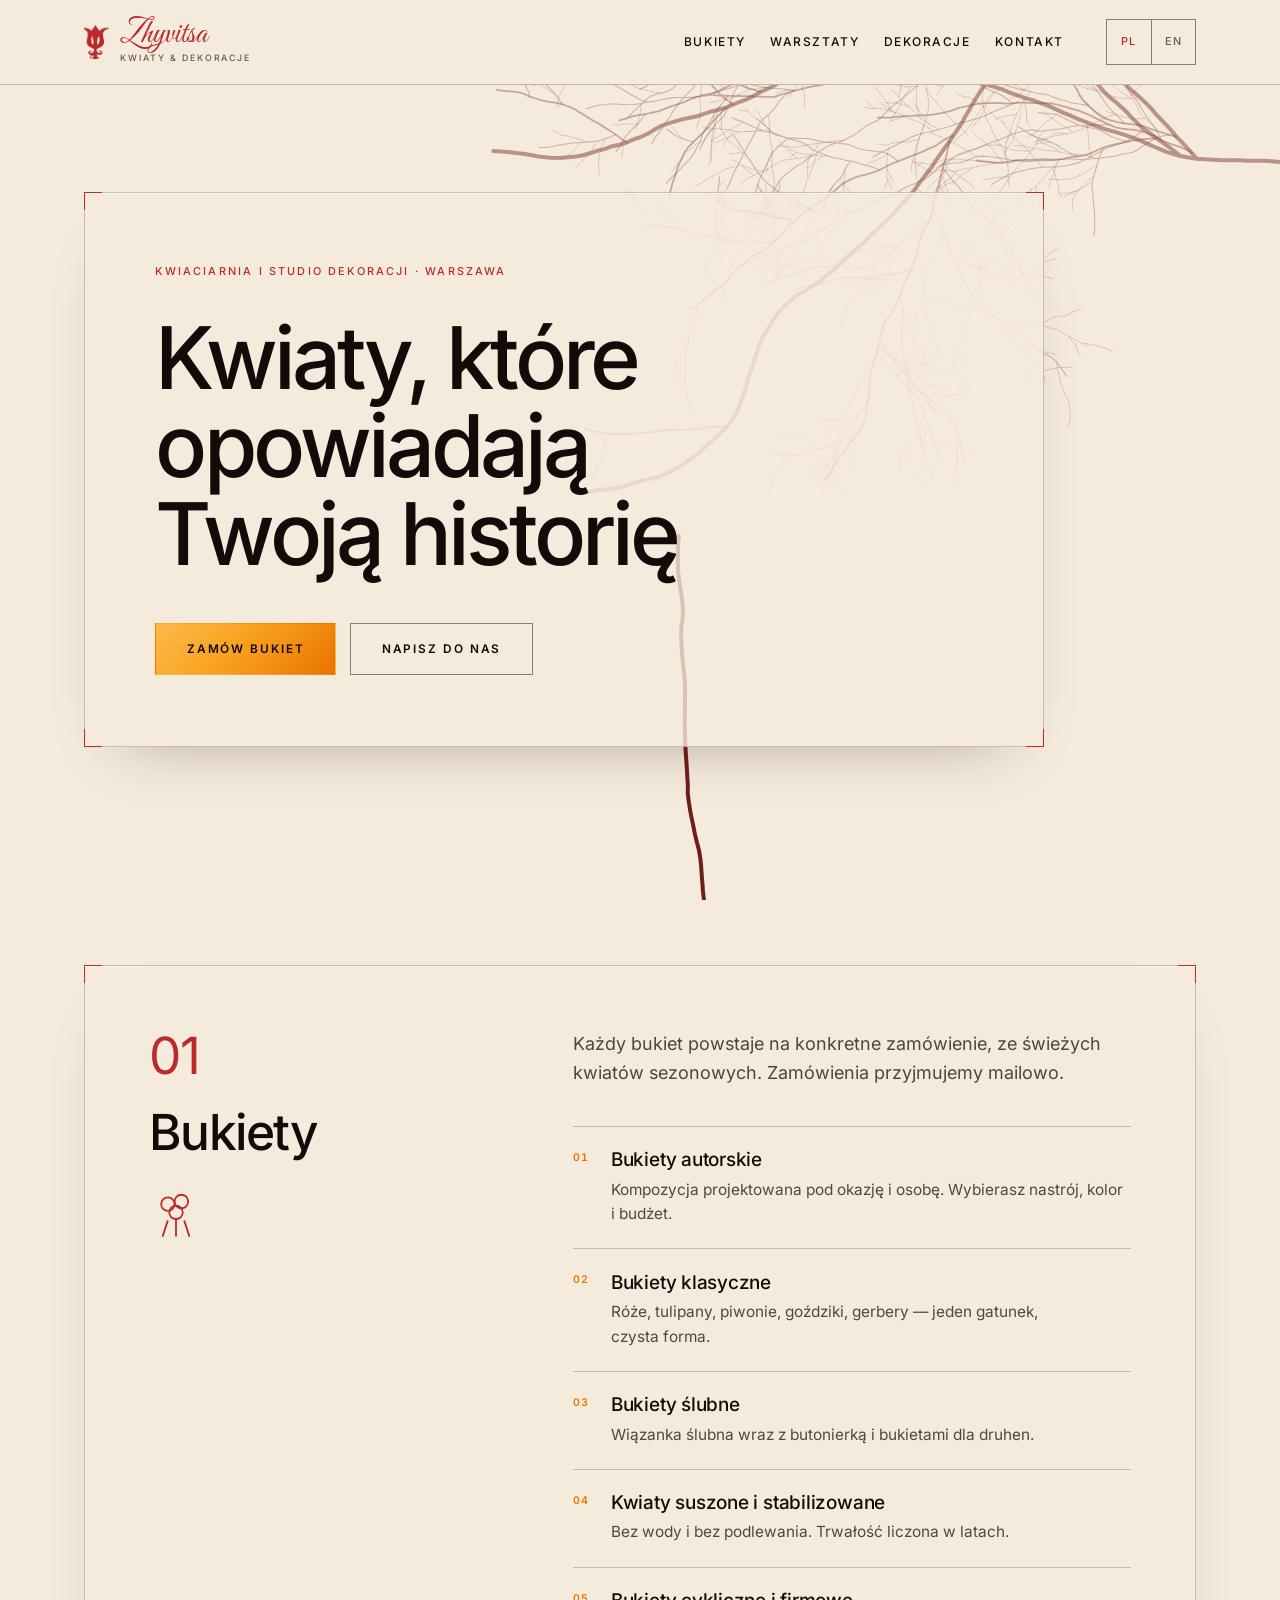
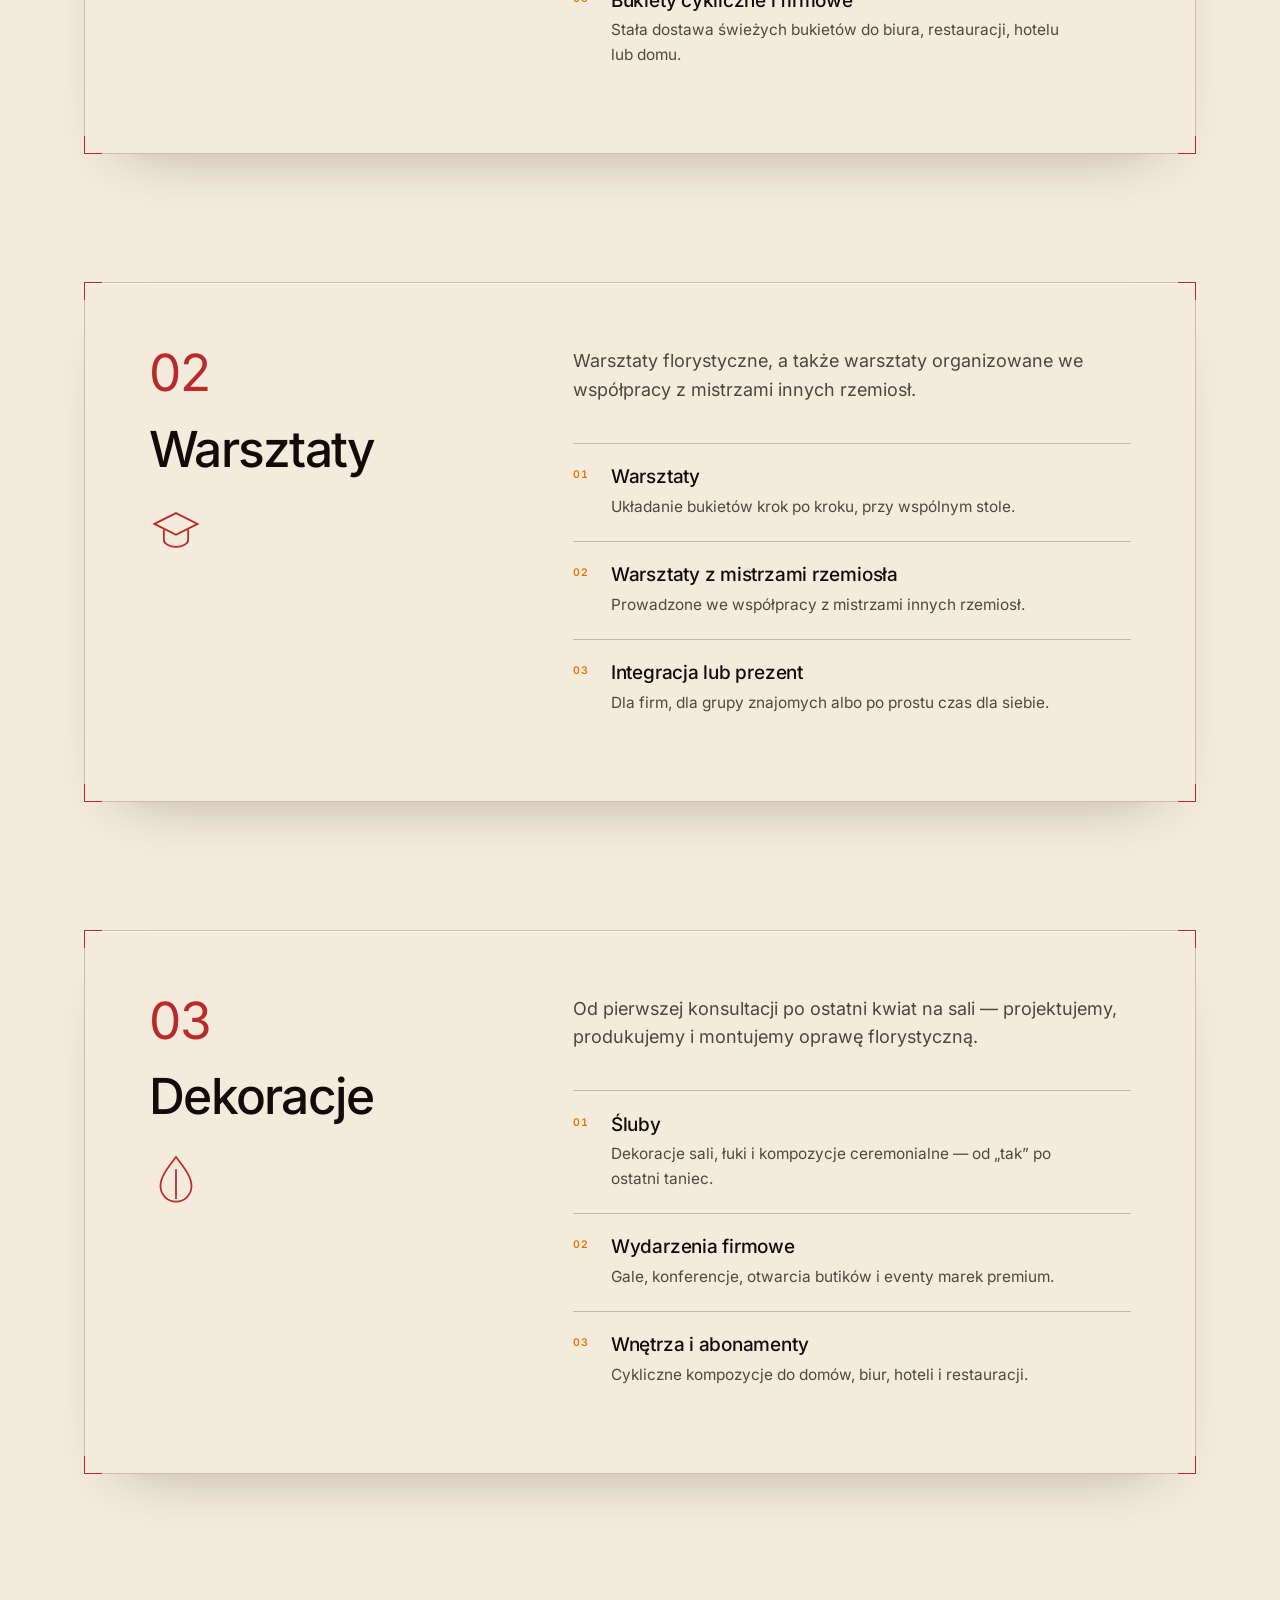
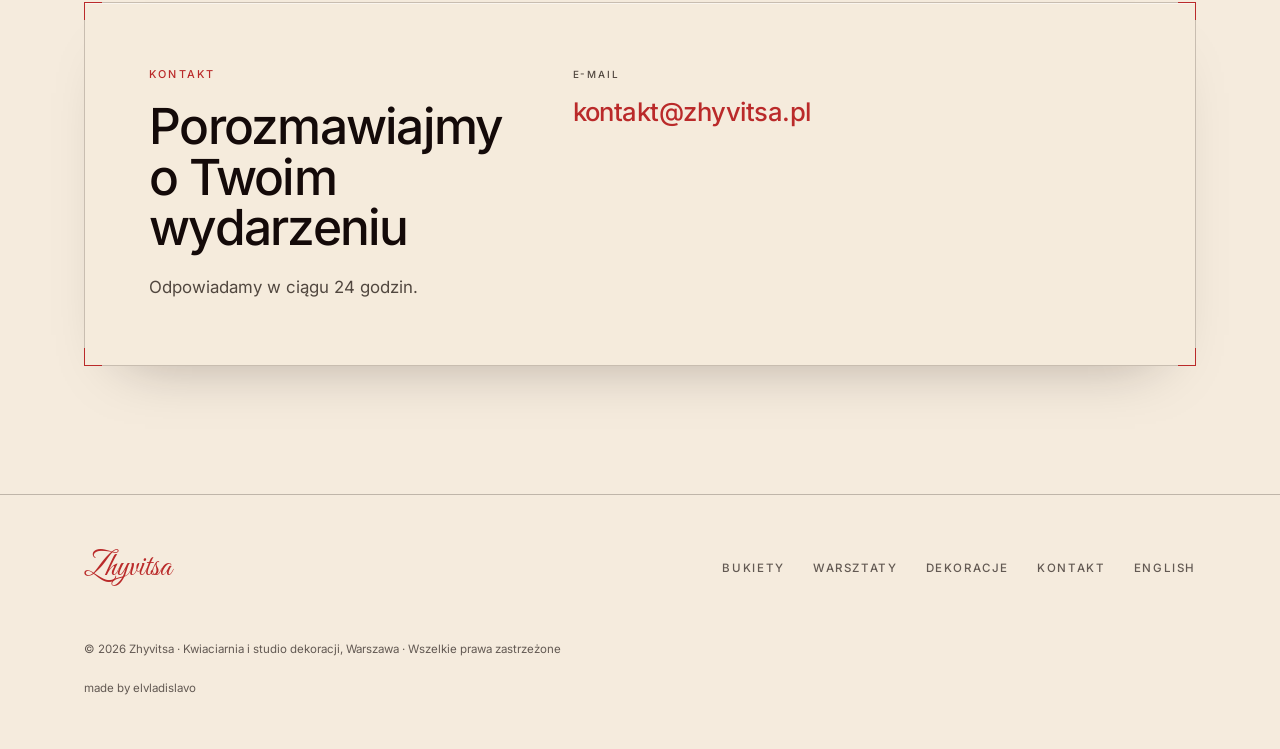
<file: index.html>
<!DOCTYPE html>
<html lang="pl">
<head>
<meta charset="UTF-8">
<meta name="viewport" content="width=device-width, initial-scale=1.0">

<!-- Primary meta -->
<title>Kwiaciarnia Warszawa — Bukiety, Warsztaty, Dekoracje | Zhyvitsa</title>
<meta name="description" content="Pracownia florystyczna Zhyvitsa w Warszawie. Bukiety ze świeżych kwiatów sezonowych, warsztaty florystyczne oraz dekoracje ślubne i eventowe.">
<meta name="author" content="Zhyvitsa — Vera Kutavenka">
<meta name="robots" content="index, follow, max-image-preview:large, max-snippet:-1, max-video-preview:-1">
<meta name="theme-color" content="#F5EBDD">

<!-- Canonical + language alternates -->
<link rel="canonical" href="https://zhyvitsa.pl/">
<link rel="alternate" hreflang="pl" href="https://zhyvitsa.pl/">
<link rel="alternate" hreflang="en" href="https://zhyvitsa.pl/en/">
<link rel="alternate" hreflang="x-default" href="https://zhyvitsa.pl/">

<!-- Local business signals -->
<meta name="geo.region" content="PL-MZ">
<meta name="geo.placename" content="Warszawa">

<!-- Open Graph -->
<meta property="og:type" content="website">
<meta property="og:site_name" content="Zhyvitsa">
<meta property="og:locale" content="pl_PL">
<meta property="og:locale:alternate" content="en_GB">
<meta property="og:title" content="Kwiaciarnia Warszawa — Bukiety, Warsztaty, Dekoracje | Zhyvitsa">
<meta property="og:description" content="Pracownia florystyczna w Warszawie. Bukiety ze świeżych kwiatów sezonowych, warsztaty florystyczne oraz dekoracje ślubne i eventowe.">
<meta property="og:url" content="https://zhyvitsa.pl/">
<meta property="og:image" content="https://zhyvitsa.pl/assets/images/og-image.jpg">
<meta property="og:image:width" content="1200">
<meta property="og:image:height" content="630">
<meta property="og:image:alt" content="Zhyvitsa — kwiaciarnia i studio dekoracji w Warszawie">

<!-- Twitter / X -->
<meta name="twitter:card" content="summary_large_image">
<meta name="twitter:title" content="Kwiaciarnia Warszawa — Bukiety, Warsztaty, Dekoracje | Zhyvitsa">
<meta name="twitter:description" content="Pracownia florystyczna w Warszawie. Bukiety ze świeżych kwiatów sezonowych, warsztaty florystyczne oraz dekoracje ślubne i eventowe.">
<meta name="twitter:image" content="https://zhyvitsa.pl/assets/images/og-image.jpg">

<!-- Icons -->
<link rel="icon" href="assets/images/favicon.ico" sizes="any">
<link rel="icon" type="image/png" sizes="32x32" href="assets/images/favicon-32.png">
<link rel="icon" type="image/png" sizes="16x16" href="assets/images/favicon-16.png">
<link rel="icon" type="image/png" sizes="192x192" href="assets/images/favicon-192.png">
<link rel="apple-touch-icon" sizes="180x180" href="assets/images/apple-touch-icon.png">
<link rel="manifest" href="site.webmanifest">

<!-- Self-hosted type -->
<link rel="preload" as="font" type="font/woff2" href="assets/fonts/inter-latin-400-normal.woff2" crossorigin>
<link rel="preload" as="font" type="font/woff2" href="assets/fonts/inter-latin-ext-400-normal.woff2" crossorigin>
<link rel="preload" as="font" type="font/woff2" href="assets/fonts/great-vibes-latin-400-normal.woff2" crossorigin>
<link rel="stylesheet" href="styles.css">
<script>document.documentElement.classList.add('js');</script>

<!-- Structured data: business + site + this page -->
<script type="application/ld+json">
{
  "@context": "https://schema.org",
  "@graph": [
    {
      "@type": "Florist",
      "@id": "https://zhyvitsa.pl/#florist",
      "name": "Zhyvitsa",
      "alternateName": "Zhyvitsa — Kwiaciarnia i Studio Dekoracji",
      "description": "Pracownia florystyczna w Warszawie. Bukiety ze świeżych kwiatów sezonowych, warsztaty florystyczne oraz dekoracje ślubne i eventowe.",
      "url": "https://zhyvitsa.pl/",
      "logo": "https://zhyvitsa.pl/assets/images/favicon-512.png",
      "image": "https://zhyvitsa.pl/assets/images/og-image.jpg",
      "email": "kontakt@zhyvitsa.pl",
      "currenciesAccepted": "PLN",
      "priceRange": "$$",
      "knowsLanguage": ["pl", "en"],
      "areaServed": [
        { "@type": "City", "name": "Warszawa" },
        { "@type": "AdministrativeArea", "name": "Województwo mazowieckie" }
      ],
      "founder": {
        "@type": "Person",
        "name": "Vera Kutavenka",
        "jobTitle": "Założycielka i Główna Florystka"
      },
      "hasOfferCatalog": {
        "@type": "OfferCatalog",
        "name": "Usługi florystyczne",
        "itemListElement": [
          { "@type": "Offer", "itemOffered": { "@type": "Service", "name": "Bukiety", "description": "Bukiety autorskie, klasyczne, ślubne, z kwiatów suszonych i stabilizowanych oraz cykliczne dostawy dla firm — ze świeżych kwiatów sezonowych, na konkretne zamówienie." } },
          { "@type": "Offer", "itemOffered": { "@type": "Service", "name": "Warsztaty florystyczne", "description": "Warsztaty układania bukietów oraz warsztaty organizowane we współpracy z mistrzami innych rzemiosł." } },
          { "@type": "Offer", "itemOffered": { "@type": "Service", "name": "Dekoracje", "description": "Dekoracje ślubne, oprawa wydarzeń firmowych, florystyka wnętrz oraz abonamenty kwiatowe." } }
        ]
      }
    },
    {
      "@type": "WebSite",
      "@id": "https://zhyvitsa.pl/#website",
      "url": "https://zhyvitsa.pl/",
      "name": "Zhyvitsa",
      "inLanguage": ["pl-PL", "en-GB"],
      "publisher": { "@id": "https://zhyvitsa.pl/#florist" }
    },
    {
      "@type": "WebPage",
      "@id": "https://zhyvitsa.pl/#webpage",
      "url": "https://zhyvitsa.pl/",
      "name": "Kwiaciarnia Warszawa — Bukiety, Warsztaty, Dekoracje | Zhyvitsa",
      "description": "Pracownia florystyczna Zhyvitsa w Warszawie. Bukiety ze świeżych kwiatów sezonowych, warsztaty florystyczne oraz dekoracje ślubne i eventowe.",
      "inLanguage": "pl-PL",
      "isPartOf": { "@id": "https://zhyvitsa.pl/#website" },
      "about": { "@id": "https://zhyvitsa.pl/#florist" },
      "primaryImageOfPage": "https://zhyvitsa.pl/assets/images/og-image.jpg"
    }
  ]
}
</script>
</head>
<body>

<a class="skip" href="#top">Przejdź do treści</a>

<div class="garden" id="garden" aria-hidden="true"></div>

<header class="site-header" id="siteHeader">
  <div class="shell header-bar">
    <a href="#top" class="brand" aria-label="Zhyvitsa — strona główna">
      <img class="brand-mark" src="assets/images/logo-mark.png" alt="" width="237" height="320" loading="eager" decoding="async">
      <span class="brand-text">
        <b>Zhyvitsa</b>
        <span>Kwiaty &amp; Dekoracje</span>
      </span>
    </a>

    <nav class="site-nav" id="navLinks" aria-label="Nawigacja główna">
      <a href="#bouquets">Bukiety</a>
      <a href="#workshops">Warsztaty</a>
      <a href="#decorations">Dekoracje</a>
      <a href="#contact">Kontakt</a>
      <span class="nav-tail">
        <span class="lang" role="group" aria-label="Język / Language">
          <a href="./" class="is-current" hreflang="pl" lang="pl" aria-current="true">PL</a>
          <a href="en/" hreflang="en" lang="en">EN</a>
        </span>
      </span>
    </nav>

    <button class="burger" id="burger" type="button" aria-label="Menu" aria-expanded="false" aria-controls="navLinks">
      <span class="burger-bars" aria-hidden="true"><span></span><span></span><span></span></span>
    </button>
  </div>
</header>

<main id="main">

<section class="hero" id="top">
  <div class="shell">
    <div class="hero-copy card">
      <p class="eyebrow">Kwiaciarnia i studio dekoracji · Warszawa</p>
      <h1>Kwiaty, które opowiadają Twoją historię</h1>
      <p class="actions">
        <a class="btn btn-solid" href="mailto:kontakt@zhyvitsa.pl">Zamów bukiet</a>
        <a class="btn btn-line" href="#contact">Napisz do nas</a>
      </p>
    </div>
  </div>
</section>

<section class="band" id="bouquets">
  <div class="shell">
  <div class="card offer-grid">
    <div class="offer-head reveal">
      <span class="num" aria-hidden="true">01</span>
      <h2>Bukiety</h2>
      <span class="offer-icon" aria-hidden="true"><svg viewBox="0 0 40 40" fill="none" stroke="currentColor" stroke-width="1.3" focusable="false"><circle cx="14" cy="12" r="5"/><circle cx="24" cy="10" r="5"/><circle cx="20" cy="18" r="5"/><path d="M20 22v14M14 24l-4 12M26 24l4 12"/></svg></span>
    </div>
    <div class="offer-body reveal">
      <p>Każdy bukiet powstaje na konkretne zamówienie, ze świeżych kwiatów sezonowych. Zamówienia przyjmujemy mailowo.</p>
      <ul class="items">
        <li>
          <h3>Bukiety autorskie</h3>
          <p>Kompozycja projektowana pod okazję i osobę. Wybierasz nastrój, kolor i budżet.</p>
        </li>
        <li>
          <h3>Bukiety klasyczne</h3>
          <p>Róże, tulipany, piwonie, goździki, gerbery — jeden gatunek, czysta forma.</p>
        </li>
        <li>
          <h3>Bukiety ślubne</h3>
          <p>Wiązanka ślubna wraz z butonierką i bukietami dla druhen.</p>
        </li>
        <li>
          <h3>Kwiaty suszone i stabilizowane</h3>
          <p>Bez wody i bez podlewania. Trwałość liczona w latach.</p>
        </li>
        <li>
          <h3>Bukiety cykliczne i firmowe</h3>
          <p>Stała dostawa świeżych bukietów do biura, restauracji, hotelu lub domu.</p>
        </li>
      </ul>
    </div>
  </div>
  </div>
</section>

<section class="band" id="workshops">
  <div class="shell">
  <div class="card offer-grid">
    <div class="offer-head reveal">
      <span class="num" aria-hidden="true">02</span>
      <h2>Warsztaty</h2>
      <span class="offer-icon" aria-hidden="true"><svg viewBox="0 0 40 40" fill="none" stroke="currentColor" stroke-width="1.3" focusable="false"><path d="M4 14l16-8 16 8-16 8-16-8z"/><path d="M11 18v8c0 2.5 4 5 9 5s9-2.5 9-5v-8"/></svg></span>
    </div>
    <div class="offer-body reveal">
      <p>Warsztaty florystyczne, a także warsztaty organizowane we współpracy z mistrzami innych rzemiosł.</p>
      <ul class="items">
        <li>
          <h3>Warsztaty</h3>
          <p>Układanie bukietów krok po kroku, przy wspólnym stole.</p>
        </li>
        <li>
          <h3>Warsztaty z mistrzami rzemiosła</h3>
          <p>Prowadzone we współpracy z mistrzami innych rzemiosł.</p>
        </li>
        <li>
          <h3>Integracja lub prezent</h3>
          <p>Dla firm, dla grupy znajomych albo po prostu czas dla siebie.</p>
        </li>
      </ul>
    </div>
  </div>
  </div>
</section>

<section class="band" id="decorations">
  <div class="shell">
  <div class="card offer-grid">
    <div class="offer-head reveal">
      <span class="num" aria-hidden="true">03</span>
      <h2>Dekoracje</h2>
      <span class="offer-icon" aria-hidden="true"><svg viewBox="0 0 40 40" fill="none" stroke="currentColor" stroke-width="1.3" focusable="false"><path d="M20 3c7 9 11.5 15 11.5 21.5a11.5 11.5 0 0 1-23 0C8.5 18 13 12 20 3z"/><path d="M20 12v22"/></svg></span>
    </div>
    <div class="offer-body reveal">
      <p>Od pierwszej konsultacji po ostatni kwiat na sali — projektujemy, produkujemy i montujemy oprawę florystyczną.</p>
      <ul class="items">
        <li>
          <h3>Śluby</h3>
          <p>Dekoracje sali, łuki i kompozycje ceremonialne — od „tak” po ostatni taniec.</p>
        </li>
        <li>
          <h3>Wydarzenia firmowe</h3>
          <p>Gale, konferencje, otwarcia butików i eventy marek premium.</p>
        </li>
        <li>
          <h3>Wnętrza i abonamenty</h3>
          <p>Cykliczne kompozycje do domów, biur, hoteli i restauracji.</p>
        </li>
      </ul>
    </div>
  </div>
  </div>
</section>


<section class="band" id="contact">
  <div class="shell">
  <div class="card contact-grid">
    <div class="head reveal">
      <p class="eyebrow">Kontakt</p>
      <h2>Porozmawiajmy o Twoim wydarzeniu</h2>
      <p class="head-lead">Odpowiadamy w ciągu 24 godzin.</p>
    </div>

    <address class="details reveal">
      <span class="item">
        <span class="label">E-mail</span>
        <span class="value"><a href="mailto:kontakt@zhyvitsa.pl">kontakt@zhyvitsa.pl</a></span>
      </span>
    </address>
  </div>
  </div>
</section>

</main>

<footer class="site-footer">
  <div class="shell footer-bar">
    <a href="#top" class="footer-brand">Zhyvitsa</a>
    <nav class="footer-nav" aria-label="Nawigacja w stopce">
      <a href="#bouquets">Bukiety</a>
      <a href="#workshops">Warsztaty</a>
      <a href="#decorations">Dekoracje</a>
      <a href="#contact">Kontakt</a>
      <a href="en/" hreflang="en" lang="en">English</a>
    </nav>
    <p class="fine">© 2026 Zhyvitsa · Kwiaciarnia i studio dekoracji, Warszawa · Wszelkie prawa zastrzeżone</p>
    <a class="foot-credit" href="https://elvladislavo.com" target="_blank" rel="noopener">made by elvladislavo</a>
  </div>
</footer>

<script type="module" src="main.js"></script>
</body>
</html>
</file>
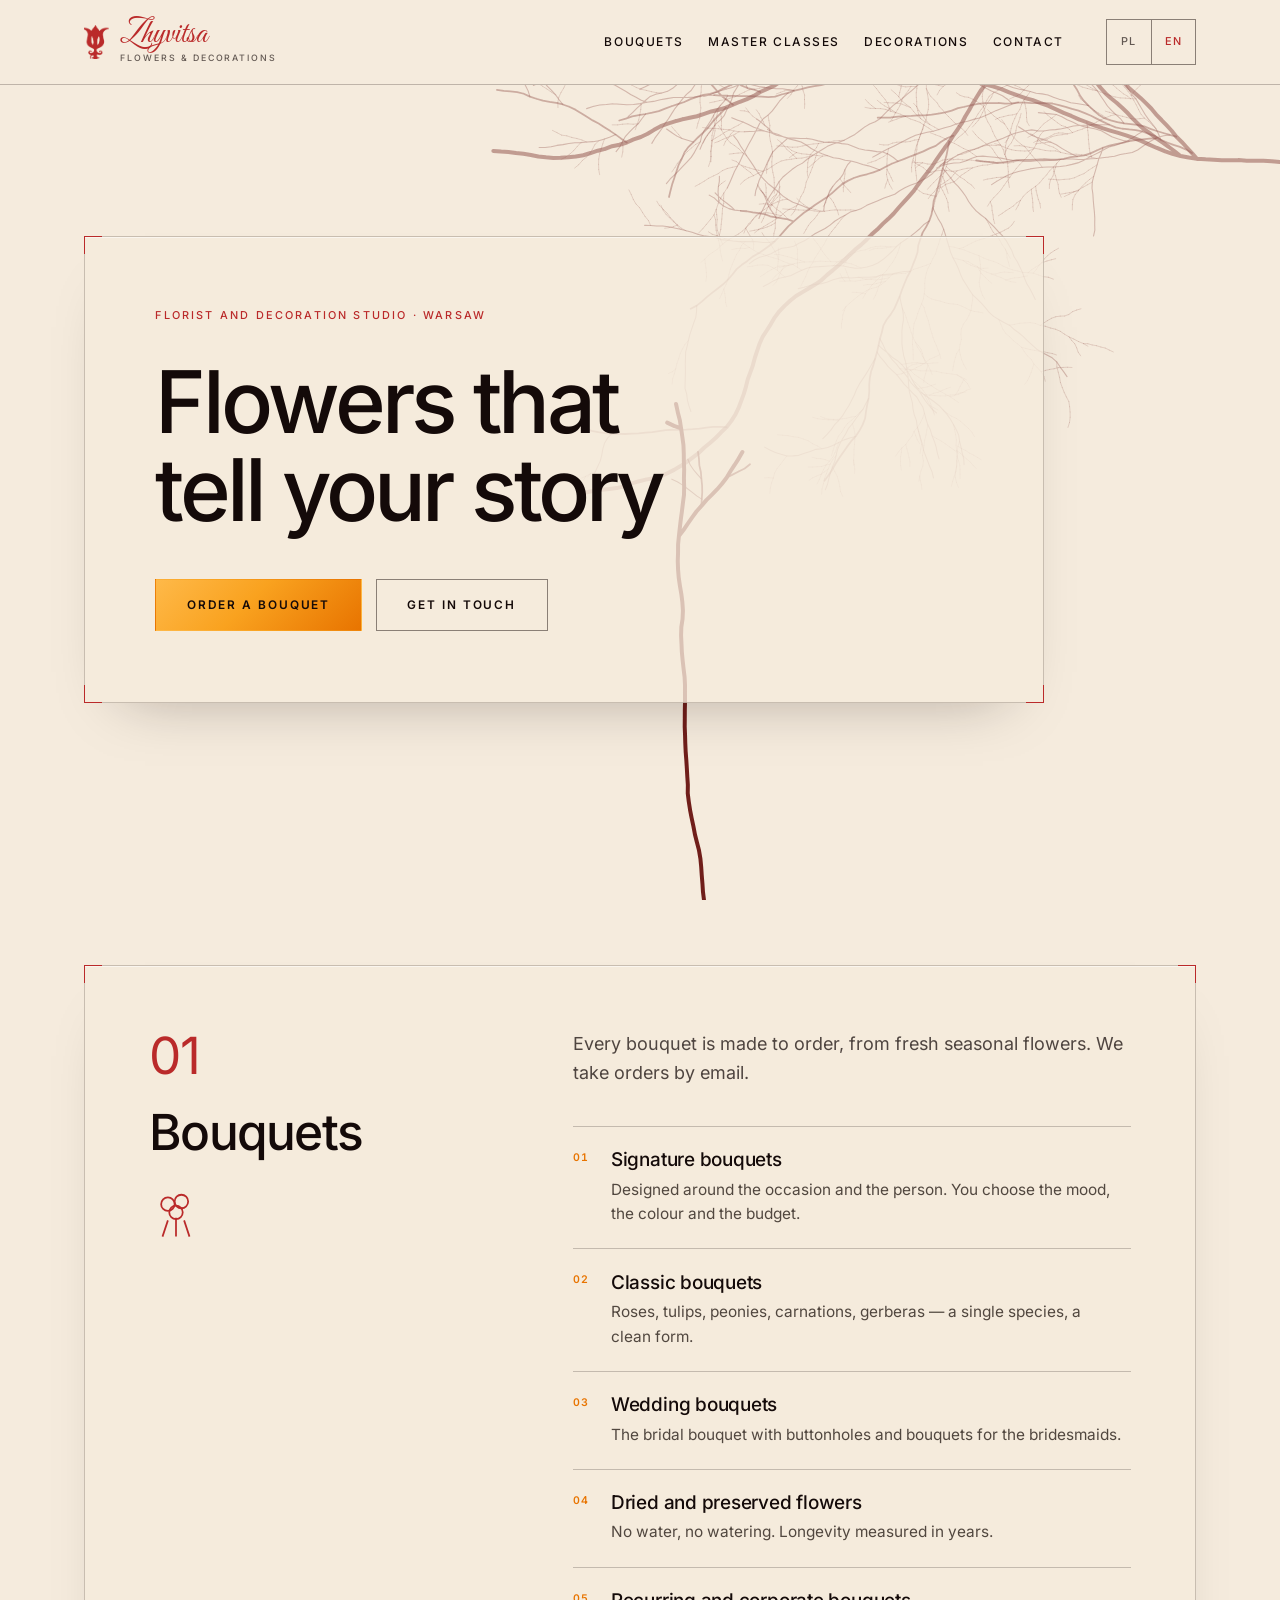
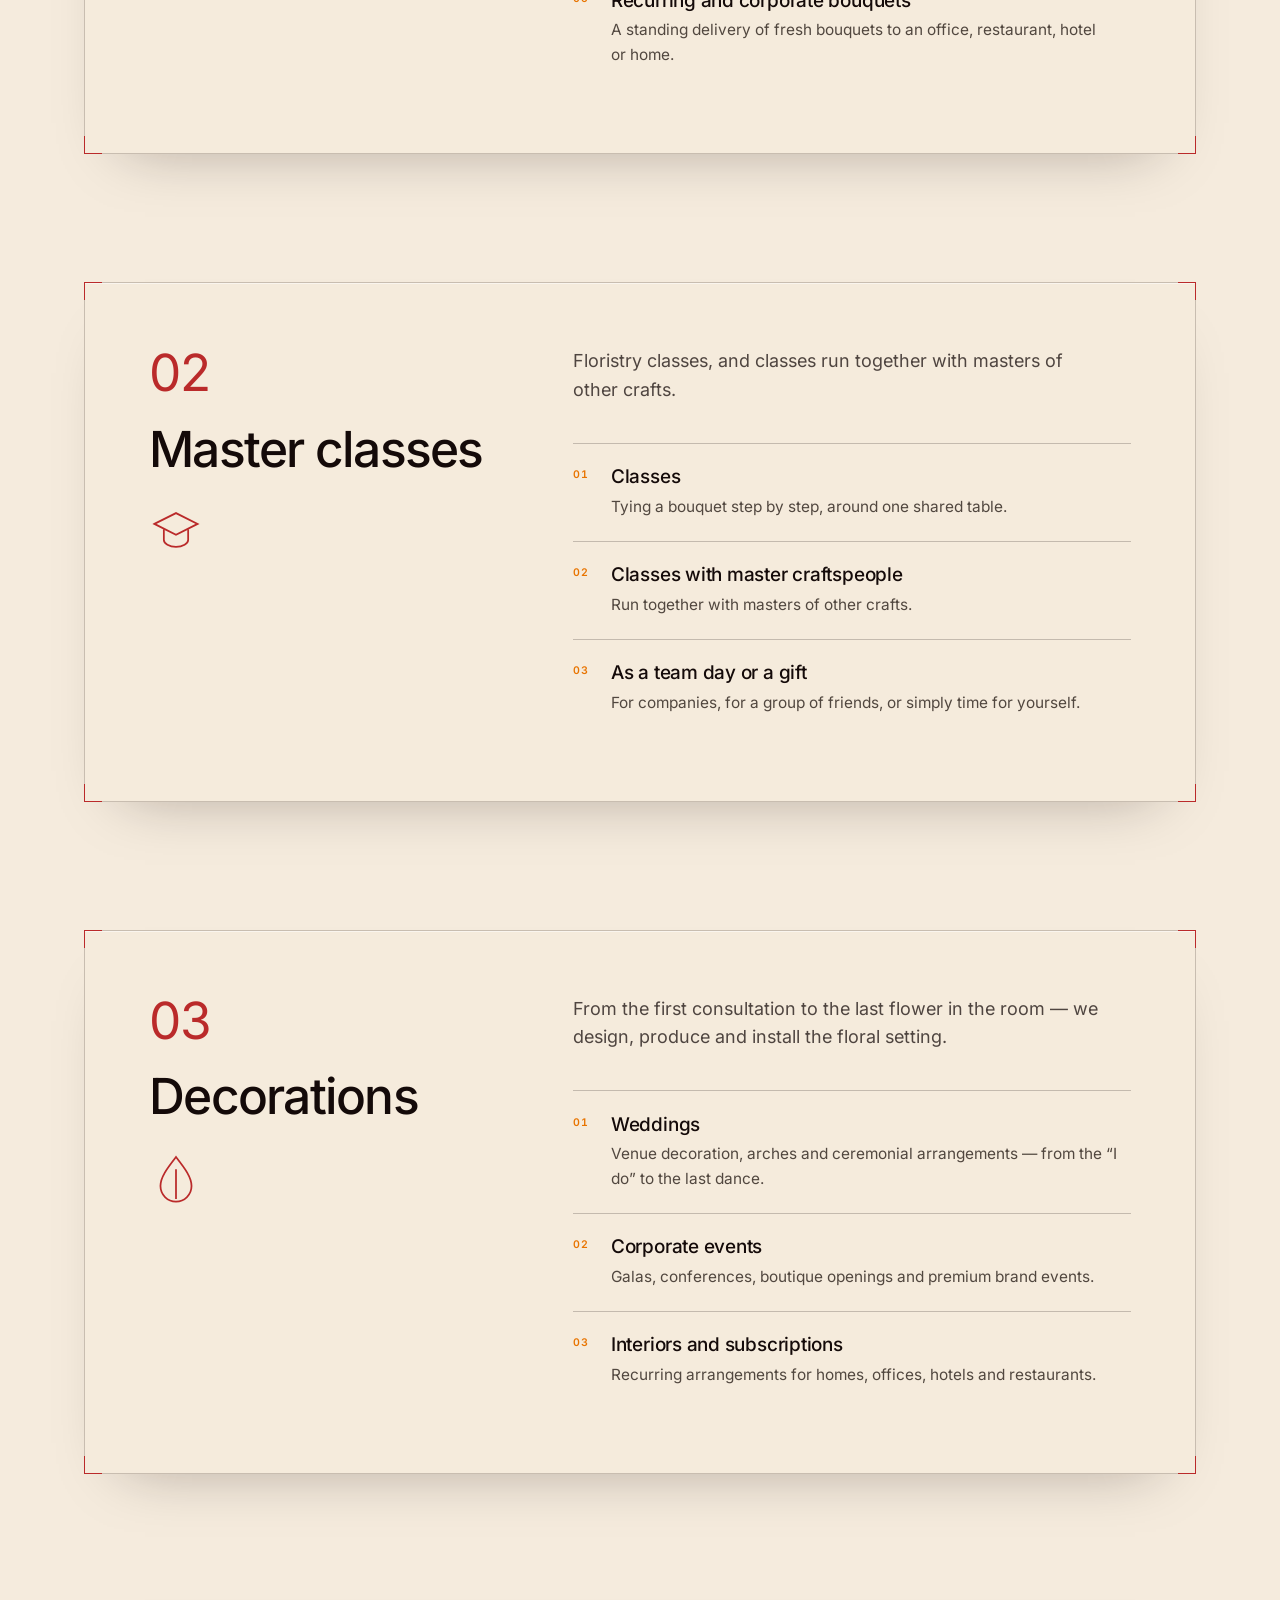
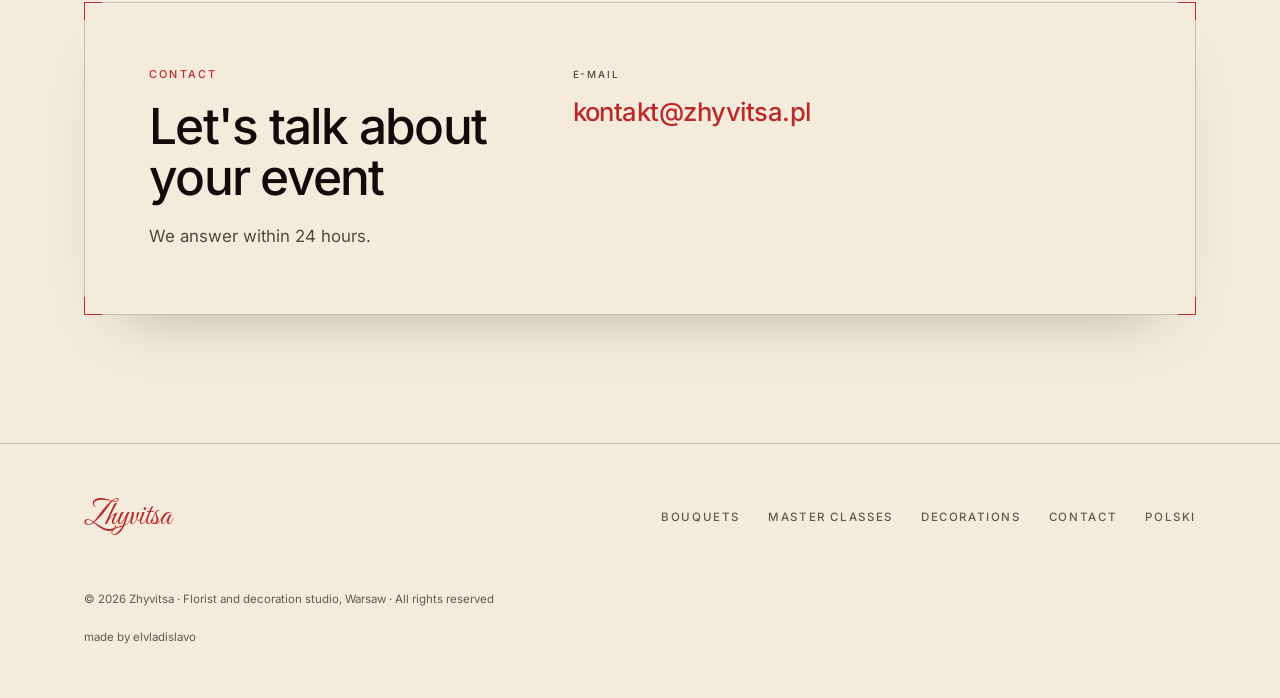
<file: en/index.html>
<!DOCTYPE html>
<html lang="en">
<head>
<meta charset="UTF-8">
<meta name="viewport" content="width=device-width, initial-scale=1.0">

<!-- Primary meta -->
<title>Warsaw Florist — Bouquets, Master Classes, Decorations | Zhyvitsa</title>
<meta name="description" content="Zhyvitsa floral studio in Warsaw. Bouquets from fresh, seasonal flowers, floristry master classes, and wedding and event decoration.">
<meta name="author" content="Zhyvitsa — Vera Kutavenka">
<meta name="robots" content="index, follow, max-image-preview:large, max-snippet:-1, max-video-preview:-1">
<meta name="theme-color" content="#F5EBDD">

<!-- Canonical + language alternates -->
<link rel="canonical" href="https://zhyvitsa.pl/en/">
<link rel="alternate" hreflang="pl" href="https://zhyvitsa.pl/">
<link rel="alternate" hreflang="en" href="https://zhyvitsa.pl/en/">
<link rel="alternate" hreflang="x-default" href="https://zhyvitsa.pl/">

<!-- Local business signals -->
<meta name="geo.region" content="PL-MZ">
<meta name="geo.placename" content="Warszawa">

<!-- Open Graph -->
<meta property="og:type" content="website">
<meta property="og:site_name" content="Zhyvitsa">
<meta property="og:locale" content="en_GB">
<meta property="og:locale:alternate" content="pl_PL">
<meta property="og:title" content="Warsaw Florist — Bouquets, Master Classes, Decorations | Zhyvitsa">
<meta property="og:description" content="A floral studio in Warsaw. Bouquets from fresh, seasonal flowers, floristry master classes, and wedding and event decoration.">
<meta property="og:url" content="https://zhyvitsa.pl/en/">
<meta property="og:image" content="https://zhyvitsa.pl/assets/images/og-image.jpg">
<meta property="og:image:width" content="1200">
<meta property="og:image:height" content="630">
<meta property="og:image:alt" content="Zhyvitsa — florist and decoration studio in Warsaw">

<!-- Twitter / X -->
<meta name="twitter:card" content="summary_large_image">
<meta name="twitter:title" content="Warsaw Florist — Bouquets, Master Classes, Decorations | Zhyvitsa">
<meta name="twitter:description" content="A floral studio in Warsaw. Bouquets from fresh, seasonal flowers, floristry master classes, and wedding and event decoration.">
<meta name="twitter:image" content="https://zhyvitsa.pl/assets/images/og-image.jpg">

<!-- Icons -->
<link rel="icon" href="../assets/images/favicon.ico" sizes="any">
<link rel="icon" type="image/png" sizes="32x32" href="../assets/images/favicon-32.png">
<link rel="icon" type="image/png" sizes="16x16" href="../assets/images/favicon-16.png">
<link rel="icon" type="image/png" sizes="192x192" href="../assets/images/favicon-192.png">
<link rel="apple-touch-icon" sizes="180x180" href="../assets/images/apple-touch-icon.png">
<link rel="manifest" href="../site.webmanifest">

<!-- Self-hosted type -->
<link rel="preload" as="font" type="font/woff2" href="../assets/fonts/inter-latin-400-normal.woff2" crossorigin>
<link rel="preload" as="font" type="font/woff2" href="../assets/fonts/great-vibes-latin-400-normal.woff2" crossorigin>
<link rel="stylesheet" href="../styles.css">
<script>document.documentElement.classList.add('js');</script>

<!-- Structured data: business + site + this page -->
<script type="application/ld+json">
{
  "@context": "https://schema.org",
  "@graph": [
    {
      "@type": "Florist",
      "@id": "https://zhyvitsa.pl/#florist",
      "name": "Zhyvitsa",
      "alternateName": "Zhyvitsa — Florist and Decoration Studio",
      "description": "A floral studio in Warsaw. Bouquets from fresh, seasonal flowers, floristry master classes, and wedding and event decoration.",
      "url": "https://zhyvitsa.pl/en/",
      "logo": "https://zhyvitsa.pl/assets/images/favicon-512.png",
      "image": "https://zhyvitsa.pl/assets/images/og-image.jpg",
      "email": "kontakt@zhyvitsa.pl",
      "currenciesAccepted": "PLN",
      "priceRange": "$$",
      "knowsLanguage": ["pl", "en"],
      "areaServed": [
        { "@type": "City", "name": "Warsaw" },
        { "@type": "AdministrativeArea", "name": "Masovian Voivodeship" }
      ],
      "founder": {
        "@type": "Person",
        "name": "Vera Kutavenka",
        "jobTitle": "Founder and Lead Florist"
      },
      "hasOfferCatalog": {
        "@type": "OfferCatalog",
        "name": "Floristry services",
        "itemListElement": [
          { "@type": "Offer", "itemOffered": { "@type": "Service", "name": "Bouquets", "description": "Signature, classic and wedding bouquets, dried and preserved flowers, and standing deliveries for business — from fresh seasonal flowers, made to order." } },
          { "@type": "Offer", "itemOffered": { "@type": "Service", "name": "Floristry master classes", "description": "Bouquet-making classes as well as classes run together with masters of other crafts." } },
          { "@type": "Offer", "itemOffered": { "@type": "Service", "name": "Decorations", "description": "Wedding decoration, corporate event styling, interior floristry and flower subscriptions." } }
        ]
      }
    },
    {
      "@type": "WebSite",
      "@id": "https://zhyvitsa.pl/#website",
      "url": "https://zhyvitsa.pl/",
      "name": "Zhyvitsa",
      "inLanguage": ["pl-PL", "en-GB"],
      "publisher": { "@id": "https://zhyvitsa.pl/#florist" }
    },
    {
      "@type": "WebPage",
      "@id": "https://zhyvitsa.pl/en/#webpage",
      "url": "https://zhyvitsa.pl/en/",
      "name": "Warsaw Florist — Bouquets, Master Classes, Decorations | Zhyvitsa",
      "description": "Zhyvitsa floral studio in Warsaw. Bouquets from fresh, seasonal flowers, floristry master classes, and wedding and event decoration.",
      "inLanguage": "en-GB",
      "isPartOf": { "@id": "https://zhyvitsa.pl/#website" },
      "about": { "@id": "https://zhyvitsa.pl/#florist" },
      "primaryImageOfPage": "https://zhyvitsa.pl/assets/images/og-image.jpg"
    }
  ]
}
</script>
</head>
<body>

<a class="skip" href="#top">Skip to content</a>

<div class="garden" id="garden" aria-hidden="true"></div>

<header class="site-header" id="siteHeader">
  <div class="shell header-bar">
    <a href="#top" class="brand" aria-label="Zhyvitsa — home">
      <img class="brand-mark" src="../assets/images/logo-mark.png" alt="" width="237" height="320" loading="eager" decoding="async">
      <span class="brand-text">
        <b>Zhyvitsa</b>
        <span>Flowers &amp; Decorations</span>
      </span>
    </a>

    <nav class="site-nav" id="navLinks" aria-label="Main navigation">
      <a href="#bouquets">Bouquets</a>
      <a href="#workshops">Master classes</a>
      <a href="#decorations">Decorations</a>
      <a href="#contact">Contact</a>
      <span class="nav-tail">
        <span class="lang" role="group" aria-label="Language">
          <a href="../" hreflang="pl" lang="pl">PL</a>
          <a href="./" class="is-current" hreflang="en" lang="en" aria-current="true">EN</a>
        </span>
      </span>
    </nav>

    <button class="burger" id="burger" type="button" aria-label="Menu" aria-expanded="false" aria-controls="navLinks">
      <span class="burger-bars" aria-hidden="true"><span></span><span></span><span></span></span>
    </button>
  </div>
</header>

<main id="main">

<section class="hero" id="top">
  <div class="shell">
    <div class="hero-copy card">
      <p class="eyebrow">Florist and decoration studio · Warsaw</p>
      <h1>Flowers that tell your story</h1>
      <p class="actions">
        <a class="btn btn-solid" href="mailto:kontakt@zhyvitsa.pl">Order a bouquet</a>
        <a class="btn btn-line" href="#contact">Get in touch</a>
      </p>
    </div>
  </div>
</section>

<section class="band" id="bouquets">
  <div class="shell">
  <div class="card offer-grid">
    <div class="offer-head reveal">
      <span class="num" aria-hidden="true">01</span>
      <h2>Bouquets</h2>
      <span class="offer-icon" aria-hidden="true"><svg viewBox="0 0 40 40" fill="none" stroke="currentColor" stroke-width="1.3" focusable="false"><circle cx="14" cy="12" r="5"/><circle cx="24" cy="10" r="5"/><circle cx="20" cy="18" r="5"/><path d="M20 22v14M14 24l-4 12M26 24l4 12"/></svg></span>
    </div>
    <div class="offer-body reveal">
      <p>Every bouquet is made to order, from fresh seasonal flowers. We take orders by email.</p>
      <ul class="items">
        <li>
          <h3>Signature bouquets</h3>
          <p>Designed around the occasion and the person. You choose the mood, the colour and the budget.</p>
        </li>
        <li>
          <h3>Classic bouquets</h3>
          <p>Roses, tulips, peonies, carnations, gerberas — a single species, a clean form.</p>
        </li>
        <li>
          <h3>Wedding bouquets</h3>
          <p>The bridal bouquet with buttonholes and bouquets for the bridesmaids.</p>
        </li>
        <li>
          <h3>Dried and preserved flowers</h3>
          <p>No water, no watering. Longevity measured in years.</p>
        </li>
        <li>
          <h3>Recurring and corporate bouquets</h3>
          <p>A standing delivery of fresh bouquets to an office, restaurant, hotel or home.</p>
        </li>
      </ul>
    </div>
  </div>
  </div>
</section>

<section class="band" id="workshops">
  <div class="shell">
  <div class="card offer-grid">
    <div class="offer-head reveal">
      <span class="num" aria-hidden="true">02</span>
      <h2>Master classes</h2>
      <span class="offer-icon" aria-hidden="true"><svg viewBox="0 0 40 40" fill="none" stroke="currentColor" stroke-width="1.3" focusable="false"><path d="M4 14l16-8 16 8-16 8-16-8z"/><path d="M11 18v8c0 2.5 4 5 9 5s9-2.5 9-5v-8"/></svg></span>
    </div>
    <div class="offer-body reveal">
      <p>Floristry classes, and classes run together with masters of other crafts.</p>
      <ul class="items">
        <li>
          <h3>Classes</h3>
          <p>Tying a bouquet step by step, around one shared table.</p>
        </li>
        <li>
          <h3>Classes with master craftspeople</h3>
          <p>Run together with masters of other crafts.</p>
        </li>
        <li>
          <h3>As a team day or a gift</h3>
          <p>For companies, for a group of friends, or simply time for yourself.</p>
        </li>
      </ul>
    </div>
  </div>
  </div>
</section>

<section class="band" id="decorations">
  <div class="shell">
  <div class="card offer-grid">
    <div class="offer-head reveal">
      <span class="num" aria-hidden="true">03</span>
      <h2>Decorations</h2>
      <span class="offer-icon" aria-hidden="true"><svg viewBox="0 0 40 40" fill="none" stroke="currentColor" stroke-width="1.3" focusable="false"><path d="M20 3c7 9 11.5 15 11.5 21.5a11.5 11.5 0 0 1-23 0C8.5 18 13 12 20 3z"/><path d="M20 12v22"/></svg></span>
    </div>
    <div class="offer-body reveal">
      <p>From the first consultation to the last flower in the room — we design, produce and install the floral setting.</p>
      <ul class="items">
        <li>
          <h3>Weddings</h3>
          <p>Venue decoration, arches and ceremonial arrangements — from the “I do” to the last dance.</p>
        </li>
        <li>
          <h3>Corporate events</h3>
          <p>Galas, conferences, boutique openings and premium brand events.</p>
        </li>
        <li>
          <h3>Interiors and subscriptions</h3>
          <p>Recurring arrangements for homes, offices, hotels and restaurants.</p>
        </li>
      </ul>
    </div>
  </div>
  </div>
</section>


<section class="band" id="contact">
  <div class="shell">
  <div class="card contact-grid">
    <div class="head reveal">
      <p class="eyebrow">Contact</p>
      <h2>Let's talk about your event</h2>
      <p class="head-lead">We answer within 24 hours.</p>
    </div>

    <address class="details reveal">
      <span class="item">
        <span class="label">E-mail</span>
        <span class="value"><a href="mailto:kontakt@zhyvitsa.pl">kontakt@zhyvitsa.pl</a></span>
      </span>
    </address>
  </div>
  </div>
</section>

</main>

<footer class="site-footer">
  <div class="shell footer-bar">
    <a href="#top" class="footer-brand">Zhyvitsa</a>
    <nav class="footer-nav" aria-label="Footer navigation">
      <a href="#bouquets">Bouquets</a>
      <a href="#workshops">Master classes</a>
      <a href="#decorations">Decorations</a>
      <a href="#contact">Contact</a>
      <a href="../" hreflang="pl" lang="pl">Polski</a>
    </nav>
    <p class="fine">© 2026 Zhyvitsa · Florist and decoration studio, Warsaw · All rights reserved</p>
    <a class="foot-credit" href="https://elvladislavo.com" target="_blank" rel="noopener">made by elvladislavo</a>
  </div>
</footer>

<script type="module" src="../main.js"></script>
</body>
</html>
</file>
<file: styles.css>
@charset "UTF-8";
/* =========================================================================
   Zhyvitsa — kwiaciarnia i studio dekoracji, Warszawa
   Light edition: cream ground, Swiss grotesque, script used as a jewel.
   No build step: plain CSS, self-hosted woff2, relative paths only.
   ========================================================================= */

/* --------------------------------------------------------------- 1. Fonts
   The stack names the licensed faces FIRST, so the site upgrades itself the
   moment they are available:

     --ui      "Neue Montreal" → "Suisse Int'l" → Inter (self-hosted) → Helvetica → Arial
     --script  "Parfumerie Script" → Great Vibes (self-hosted)

   To switch to the real faces, drop the woff2 files into assets/fonts/ and
   add the two @font-face blocks below — nothing else in this file changes.

     @font-face{font-family:'Neue Montreal';src:url(assets/fonts/neue-montreal-400.woff2) format('woff2');
       font-weight:400;font-display:swap}
     @font-face{font-family:'Parfumerie Script';src:url(assets/fonts/parfumerie-script.woff2) format('woff2');
       font-weight:400;font-display:swap}
   ------------------------------------------------------------------------ */

/* Inter — stand-in for Neue Montreal / Suisse Int'l */
@font-face{font-family:'Inter';font-style:normal;font-weight:400;font-display:swap;
  src:url(assets/fonts/inter-latin-ext-400-normal.woff2) format('woff2');
  unicode-range:U+0100-02BA,U+02BD-02C5,U+02C7-02CC,U+02CE-02D7,U+02DD-02FF,U+0304,U+0308,U+0329,U+1D00-1DBF,U+1E00-1E9F,U+1EF2-1EFF,U+2020,U+20A0-20AB,U+20AD-20C0,U+2113,U+2C60-2C7F,U+A720-A7FF}
@font-face{font-family:'Inter';font-style:normal;font-weight:400;font-display:swap;
  src:url(assets/fonts/inter-latin-400-normal.woff2) format('woff2');
  unicode-range:U+0000-00FF,U+0131,U+0152-0153,U+02BB-02BC,U+02C6,U+02DA,U+02DC,U+0304,U+0308,U+0329,U+2000-206F,U+20AC,U+2122,U+2191,U+2193,U+2212,U+2215,U+FEFF,U+FFFD}
@font-face{font-family:'Inter';font-style:normal;font-weight:500;font-display:swap;
  src:url(assets/fonts/inter-latin-ext-500-normal.woff2) format('woff2');
  unicode-range:U+0100-02BA,U+02BD-02C5,U+02C7-02CC,U+02CE-02D7,U+02DD-02FF,U+0304,U+0308,U+0329,U+1D00-1DBF,U+1E00-1E9F,U+1EF2-1EFF,U+2020,U+20A0-20AB,U+20AD-20C0,U+2113,U+2C60-2C7F,U+A720-A7FF}
@font-face{font-family:'Inter';font-style:normal;font-weight:500;font-display:swap;
  src:url(assets/fonts/inter-latin-500-normal.woff2) format('woff2');
  unicode-range:U+0000-00FF,U+0131,U+0152-0153,U+02BB-02BC,U+02C6,U+02DA,U+02DC,U+0304,U+0308,U+0329,U+2000-206F,U+20AC,U+2122,U+2191,U+2193,U+2212,U+2215,U+FEFF,U+FFFD}
@font-face{font-family:'Inter';font-style:normal;font-weight:600;font-display:swap;
  src:url(assets/fonts/inter-latin-ext-600-normal.woff2) format('woff2');
  unicode-range:U+0100-02BA,U+02BD-02C5,U+02C7-02CC,U+02CE-02D7,U+02DD-02FF,U+0304,U+0308,U+0329,U+1D00-1DBF,U+1E00-1E9F,U+1EF2-1EFF,U+2020,U+20A0-20AB,U+20AD-20C0,U+2113,U+2C60-2C7F,U+A720-A7FF}
@font-face{font-family:'Inter';font-style:normal;font-weight:600;font-display:swap;
  src:url(assets/fonts/inter-latin-600-normal.woff2) format('woff2');
  unicode-range:U+0000-00FF,U+0131,U+0152-0153,U+02BB-02BC,U+02C6,U+02DA,U+02DC,U+0304,U+0308,U+0329,U+2000-206F,U+20AC,U+2122,U+2191,U+2193,U+2212,U+2215,U+FEFF,U+FFFD}

/* Great Vibes — stand-in for Parfumerie Script */
@font-face{font-family:'Great Vibes';font-style:normal;font-weight:400;font-display:swap;
  src:url(assets/fonts/great-vibes-latin-ext-400-normal.woff2) format('woff2');
  unicode-range:U+0100-02BA,U+02BD-02C5,U+02C7-02CC,U+02CE-02D7,U+02DD-02FF,U+0304,U+0308,U+0329,U+1D00-1DBF,U+1E00-1E9F,U+1EF2-1EFF,U+2020,U+20A0-20AB,U+20AD-20C0,U+2113,U+2C60-2C7F,U+A720-A7FF}
@font-face{font-family:'Great Vibes';font-style:normal;font-weight:400;font-display:swap;
  src:url(assets/fonts/great-vibes-latin-400-normal.woff2) format('woff2');
  unicode-range:U+0000-00FF,U+0131,U+0152-0153,U+02BB-02BC,U+02C6,U+02DA,U+02DC,U+0304,U+0308,U+0329,U+2000-206F,U+20AC,U+2122,U+2191,U+2193,U+2212,U+2215,U+FEFF,U+FFFD}

/* -------------------------------------------------------------- 2. Tokens */
:root{
  /* sampled from the logo PNG — fills only on a light ground */
  --amber-light:#FEB949;
  --amber:#F9A21F;
  --amber-deep:#E87400;
  --red:#BA2A2A;           /* 5.16:1 on paper — safe as text */

  --paper:#F5EBDD;         /* page ground */
  --panel:#EFE3D2;         /* raised surface */
  --ink:#140A09;           /* body text, 16.53:1 */
  --muted:#635953;         /* secondary text, 5.77:1 */
  --rule:#8A7F76;          /* hairlines, 3.31:1 */

  --ui:'Neue Montreal',"Suisse Int'l",'Suisse Intl',Inter,Helvetica,'Helvetica Neue',Arial,sans-serif;
  --script:'Parfumerie Script','Great Vibes',cursive;

  --shell:1240px;
  --gutter:clamp(20px,5vw,64px);
  --header-h:70px;
}
@media (min-width:1000px){:root{--header-h:84px}}

/* --------------------------------------------------------------- 3. Reset */
*,*::before,*::after{box-sizing:border-box}
html{-webkit-text-size-adjust:100%;scroll-behavior:smooth;scroll-padding-top:calc(var(--header-h) + 16px)}
body{
  margin:0;
  background:var(--paper);
  color:var(--ink);
  font-family:var(--ui);
  font-weight:400;
  font-size:clamp(1rem,.97rem + .15vw,1.05rem);
  line-height:1.6;
  -webkit-font-smoothing:antialiased;
  font-feature-settings:'kern' 1,'liga' 1,'calt' 1;
}
h1,h2,h3,p,ul,ol,address{margin:0}
ul,ol{padding:0;list-style:none}
img,svg{max-width:100%}
img{height:auto;display:block}
button{font:inherit;color:inherit}
a{color:var(--red);text-decoration:none}
::selection{background:var(--red);color:var(--paper)}
:focus-visible{outline:2px solid var(--red);outline-offset:3px}

h1,h2,h3{font-family:var(--ui);font-weight:500;line-height:1.02;letter-spacing:-.03em;text-wrap:balance}
h1{font-size:clamp(2.6rem,1.1rem + 6.2vw,5.4rem);letter-spacing:-.045em}
h2{font-size:clamp(1.85rem,1.1rem + 3vw,3.1rem);letter-spacing:-.035em}
h3{font-size:clamp(1.02rem,.98rem + .3vw,1.18rem);letter-spacing:-.012em;line-height:1.25}

.script{
  font-family:var(--script);font-weight:400;font-style:normal;
  letter-spacing:0;color:var(--red);
}

.shell{width:100%;max-width:var(--shell);margin-inline:auto;padding-inline:var(--gutter);position:relative;z-index:1}
.eyebrow{
  font-size:.68rem;font-weight:500;line-height:1.4;
  text-transform:uppercase;letter-spacing:.2em;color:var(--red);
}
.band{position:relative;padding-block:clamp(28px,5vw,64px)}
.band:last-child{padding-bottom:clamp(64px,10vw,140px)}

.skip{
  position:fixed;left:var(--gutter);top:-100px;z-index:100;
  background:var(--red);color:var(--paper);
  font-size:.74rem;font-weight:500;text-transform:uppercase;letter-spacing:.14em;
  padding:.9rem 1.4rem;transition:top .15s ease;
}
.skip:focus{top:12px}

/* ------------------------------------------------- 4. Garden + cards
   A fixed layer (garden.js) grows dark red branches behind the page as it
   scrolls. Every block of text sits on a near-opaque cream card, so the
   branches can be busy without ever touching legibility.
   ------------------------------------------------------------------------ */
.garden{
  position:fixed;left:0;top:0;z-index:0;
  width:100%;height:100vh;height:100lvh;
  pointer-events:none;display:block;
  opacity:0;transition:opacity .8s ease;
}
.garden.is-ready{opacity:1}
.garden canvas{position:absolute;inset:0;width:100%;height:100%;display:block}
main,.site-footer{position:relative;z-index:1}

.card{
  --tick:clamp(12px,1.6vw,18px);
  position:relative;
  padding:clamp(28px,5vw,68px);
  background:rgba(245,235,221,.8);
  border:1px solid rgba(138,127,118,.42);
  box-shadow:0 1px 0 rgba(255,255,255,.5) inset,0 30px 60px -40px rgba(20,10,9,.35);
}
/* text inside see-through cards gets a slightly deeper grey to keep contrast */
.card{--muted:#51473f}
/* red corner ticks — the hairline frame from the reference, reduced to its corners */
.card::before{
  content:"";position:absolute;inset:-1px;pointer-events:none;
  --c:linear-gradient(var(--red),var(--red));
  background:
    var(--c) left top/var(--tick) 1px no-repeat,var(--c) left top/1px var(--tick) no-repeat,
    var(--c) right top/var(--tick) 1px no-repeat,var(--c) right top/1px var(--tick) no-repeat,
    var(--c) left bottom/var(--tick) 1px no-repeat,var(--c) left bottom/1px var(--tick) no-repeat,
    var(--c) right bottom/var(--tick) 1px no-repeat,var(--c) right bottom/1px var(--tick) no-repeat;
}
@media (max-width:600px){.card{padding:26px 22px}}

/* -------------------------------------------------------------- 5. Header */
.site-header{
  position:sticky;top:0;z-index:60;
  background:var(--paper);
  border-bottom:1px solid rgba(138,127,118,.5);
}
.header-bar{display:flex;align-items:center;justify-content:space-between;gap:1rem;min-height:var(--header-h)}
.brand{display:inline-flex;align-items:center;gap:.7rem;color:var(--ink);min-height:44px}
.brand-mark{width:auto;height:clamp(28px,3.2vw,34px)}
.brand-text{display:flex;flex-direction:column;line-height:1}
.brand-text b{
  font-family:var(--script);font-weight:400;
  font-size:clamp(1.6rem,1.3rem + 1vw,2rem);line-height:.9;color:var(--red);
}
.brand-text span{margin-top:.3rem;font-size:.55rem;font-weight:500;text-transform:uppercase;letter-spacing:.22em;color:var(--muted)}

.site-nav{display:none}
.site-nav a{
  display:inline-flex;align-items:center;min-height:44px;
  color:var(--ink);font-size:.75rem;font-weight:500;
  text-transform:uppercase;letter-spacing:.13em;
  transition:color .18s ease;
}
.site-nav a:hover{color:var(--red)}
.nav-tail{display:flex;align-items:center;gap:.25rem}
.lang{display:inline-flex;align-items:center;border:1px solid var(--rule)}
.lang a{justify-content:center;min-width:44px;font-size:.68rem;letter-spacing:.12em;color:var(--muted)}
.lang a + a{border-left:1px solid var(--rule)}
.lang a.is-current{color:var(--red)}

.burger{
  display:inline-flex;align-items:center;justify-content:center;
  width:46px;height:46px;flex:0 0 auto;margin-right:-6px;
  background:transparent;border:0;color:var(--ink);cursor:pointer;padding:0;
}
.burger-bars{display:flex;flex-direction:column;justify-content:center;gap:5px;width:20px}
.burger-bars span{display:block;height:1px;width:100%;background:currentColor;transition:transform .2s ease,opacity .2s ease}
.burger[aria-expanded="true"]{color:var(--red)}
.burger[aria-expanded="true"] .burger-bars span:nth-child(1){transform:translateY(6px) rotate(45deg)}
.burger[aria-expanded="true"] .burger-bars span:nth-child(2){opacity:0}
.burger[aria-expanded="true"] .burger-bars span:nth-child(3){transform:translateY(-6px) rotate(-45deg)}

@media (max-width:999.98px){
  .site-nav.is-open{
    display:flex;flex-direction:column;align-items:flex-start;gap:0;
    position:fixed;left:0;right:0;top:var(--header-h);
    max-height:calc(100dvh - var(--header-h));overflow-y:auto;
    background:var(--paper);border-bottom:1px solid var(--rule);
    padding:.5rem var(--gutter) 1.75rem;
    animation:navIn .2s ease both;
  }
  .site-nav.is-open a{width:100%;min-height:54px;font-size:.85rem;letter-spacing:.14em}
  .nav-tail{width:100%;flex-direction:row;align-items:center;justify-content:space-between;gap:1rem;padding-top:1.25rem}
  .site-nav.is-open .nav-tail a{width:auto}
}
@keyframes navIn{from{opacity:0;transform:translateY(-8px)}}

@media (min-width:1000px){
  .burger{display:none}
  .site-nav{display:flex;align-items:center;gap:clamp(.9rem,1.9vw,1.9rem)}
  .nav-tail{margin-left:clamp(.5rem,1.4vw,1.5rem);gap:.75rem}
}

/* ---------------------------------------------------------------- 6. Hero */
.hero{position:relative;padding-block:clamp(40px,9vh,120px) clamp(72px,10vw,140px)}
.hero-copy{max-width:min(100%,960px)}
.hero-copy.card{padding:clamp(30px,5.5vw,76px)}
.hero .eyebrow{margin-bottom:clamp(1.4rem,3vw,2.2rem)}
.hero h1{margin-bottom:clamp(2rem,3.5vw,2.8rem)}
.actions{display:flex;flex-wrap:wrap;gap:.9rem}
.btn{
  display:inline-flex;align-items:center;justify-content:center;
  min-height:52px;padding:.85rem 1.9rem;
  font-size:.74rem;font-weight:600;
  text-transform:uppercase;letter-spacing:.16em;
  border:1px solid transparent;transition:background-color .2s ease,color .2s ease,border-color .2s ease;
}
.btn-solid{
  color:var(--ink);
  background:linear-gradient(135deg,var(--amber-light) 0%,var(--amber) 45%,var(--amber-deep) 100%);
}
.btn-solid:hover{background:var(--amber-light)}
.btn-line{color:var(--ink);border-color:var(--rule)}
.btn-line:hover{color:var(--red);border-color:var(--red)}
@media (min-width:1000px){
  .hero{min-height:calc(100svh - var(--header-h));display:flex;align-items:center}
}

/* -------------------------------------------------------------- 7. Offers */
.offer-grid{display:grid;gap:clamp(1.75rem,4vw,4.5rem)}
.offer-head .num{
  display:block;font-size:clamp(2.2rem,1.6rem + 2vw,3.2rem);font-weight:400;
  line-height:1;letter-spacing:-.02em;color:var(--red);margin-bottom:clamp(1rem,2vw,1.6rem);
}
.offer-head h2{margin-bottom:1.4rem;max-width:14ch}
.offer-icon{display:block;color:var(--red);margin-top:clamp(1.2rem,2.4vw,2rem)}
.offer-icon svg{width:54px;height:54px}
.offer-body > p{max-width:56ch;font-size:clamp(1rem,.97rem + .3vw,1.12rem);text-wrap:pretty;
  margin-bottom:clamp(1.75rem,3vw,2.6rem)}
.items{margin-top:clamp(1.75rem,3vw,2.5rem);display:grid;gap:0 clamp(1.5rem,3vw,2.5rem);counter-reset:item}
.items li{
  display:grid;gap:.35rem;position:relative;
  padding:clamp(1.05rem,1.8vw,1.35rem) 0 clamp(1.05rem,1.8vw,1.35rem) 2.4rem;
  border-top:1px solid rgba(138,127,118,.45);
  counter-increment:item;
}
.items li::before{
  content:counter(item,decimal-leading-zero);
  position:absolute;left:0;top:clamp(1.15rem,1.9vw,1.45rem);
  font-size:.66rem;font-weight:600;letter-spacing:.12em;color:var(--amber-deep);
  font-variant-numeric:tabular-nums;
}
.items li::after{
  content:"";position:absolute;left:0;top:-1px;height:1px;width:0;
  background:var(--red);transition:width .45s ease;
}
.items li:hover::after{width:100%}
.items h3{color:var(--ink)}
.items p{color:var(--muted);font-size:.96rem;max-width:60ch;text-wrap:pretty}
.offer-body > p{color:#4f4540}
@media (min-width:860px){
  .offer-grid{grid-template-columns:minmax(0,.8fr) minmax(0,1.2fr);align-items:start}
  .items{margin-top:0}
  .offer-head{position:sticky;top:calc(var(--header-h) + 32px)}
}

/* ------------------------------------------------------------- 8. Gallery */
.gallery-grid{display:grid;gap:clamp(2rem,4vw,4rem);align-items:center}
.gallery-grid > .head{max-width:44ch}
.head .eyebrow{margin-bottom:1.2rem}
.head h2{max-width:16ch}
.head-lead{margin-top:1.3rem;color:var(--muted);max-width:52ch;text-wrap:pretty}
.ig{
  display:flex;flex-direction:column;align-items:flex-start;
  padding:clamp(1.75rem,3.5vw,2.75rem);
  border:1px solid rgba(138,127,118,.55);background:var(--panel);
  transition:border-color .22s ease,background-color .22s ease;
}
.ig:hover{border-color:var(--red)}
.ig-glyph{color:var(--red);line-height:0}
.ig-glyph svg{width:34px;height:34px}
.ig-handle{
  margin-top:clamp(1.2rem,2.4vw,1.75rem);
  font-family:var(--script);font-weight:400;line-height:.95;
  font-size:clamp(2.2rem,1.5rem + 2.4vw,3.2rem);color:var(--red);
}
.ig-sub{margin-top:1rem;max-width:40ch;color:var(--muted);font-size:.95rem}
.ig-go{
  display:inline-flex;align-items:center;gap:.75rem;margin-top:clamp(1.4rem,2.6vw,2rem);
  font-size:.7rem;font-weight:600;text-transform:uppercase;letter-spacing:.18em;color:var(--ink);
}
.ig-arrow{width:24px;height:12px;flex:0 0 auto;transition:transform .22s ease}
.ig:hover .ig-arrow{transform:translateX(5px)}
@media (min-width:900px){.gallery-grid{grid-template-columns:minmax(0,1fr) minmax(0,.85fr)}}

/* ------------------------------------------------------------- 9. Kontakt */
.contact-grid{display:grid;gap:clamp(2rem,4vw,4rem)}
.details{
  display:grid;grid-template-columns:minmax(0,1fr);font-style:normal;
  gap:clamp(1.6rem,2.8vw,2.15rem);
}
.details .item{display:flex;flex-direction:column;gap:.4rem}
.details .label{font-size:.62rem;font-weight:500;text-transform:uppercase;letter-spacing:.2em;color:var(--muted)}
.details .value{font-size:clamp(1.15rem,1rem + .9vw,1.6rem);font-weight:500;letter-spacing:-.02em;line-height:1.2}
.details .value a{display:inline-flex;align-items:center;min-height:46px;color:var(--red)}
.details .value a:hover{text-decoration:underline;text-underline-offset:.2em}
@media (min-width:900px){.contact-grid{grid-template-columns:minmax(0,.8fr) minmax(0,1.2fr)}}

/* ------------------------------------------------------------- 10. Footer */
.site-footer{
  border-top:1px solid rgba(138,127,118,.5);padding-block:clamp(2.25rem,4vw,3.25rem);
  background:rgba(245,235,221,.95);
}
.footer-bar{display:flex;flex-wrap:wrap;align-items:center;justify-content:space-between;gap:1.25rem}
.footer-brand{
  font-family:var(--script);font-size:2rem;color:var(--red);line-height:1;
  display:inline-flex;align-items:center;min-height:44px;
}
.footer-nav{display:flex;flex-wrap:wrap;gap:.2rem clamp(1rem,2.2vw,1.8rem)}
.footer-nav a{
  display:inline-flex;align-items:center;min-height:44px;
  color:var(--muted);font-size:.72rem;font-weight:500;text-transform:uppercase;letter-spacing:.14em;
  transition:color .18s ease;
}
.footer-nav a:hover{color:var(--red)}
.fine{flex:1 0 100%;padding-top:clamp(1.4rem,2.4vw,2rem);font-size:.72rem;color:var(--muted)}

/* ------------------------------------------------------------ 11. Reveals */
.js .reveal{opacity:0;transform:translateY(14px);transition:opacity .6s ease,transform .6s ease}
.js .reveal.is-in{opacity:1;transform:none}

@media (prefers-reduced-motion:reduce){
  html{scroll-behavior:auto}
  *,*::before,*::after{animation-duration:.001ms !important;animation-iteration-count:1 !important;transition-duration:.001ms !important}
  .js .reveal{opacity:1;transform:none}
  .ig:hover .ig-arrow{transform:none}
}

.foot-credit {
  font-size: .72rem;
  color: var(--muted);
  transition: color .18s ease;
}

.foot-credit:hover,
.foot-credit:focus-visible {
  color: var(--red);
  text-decoration: underline;
  text-underline-offset: 3px;
}
</file>
